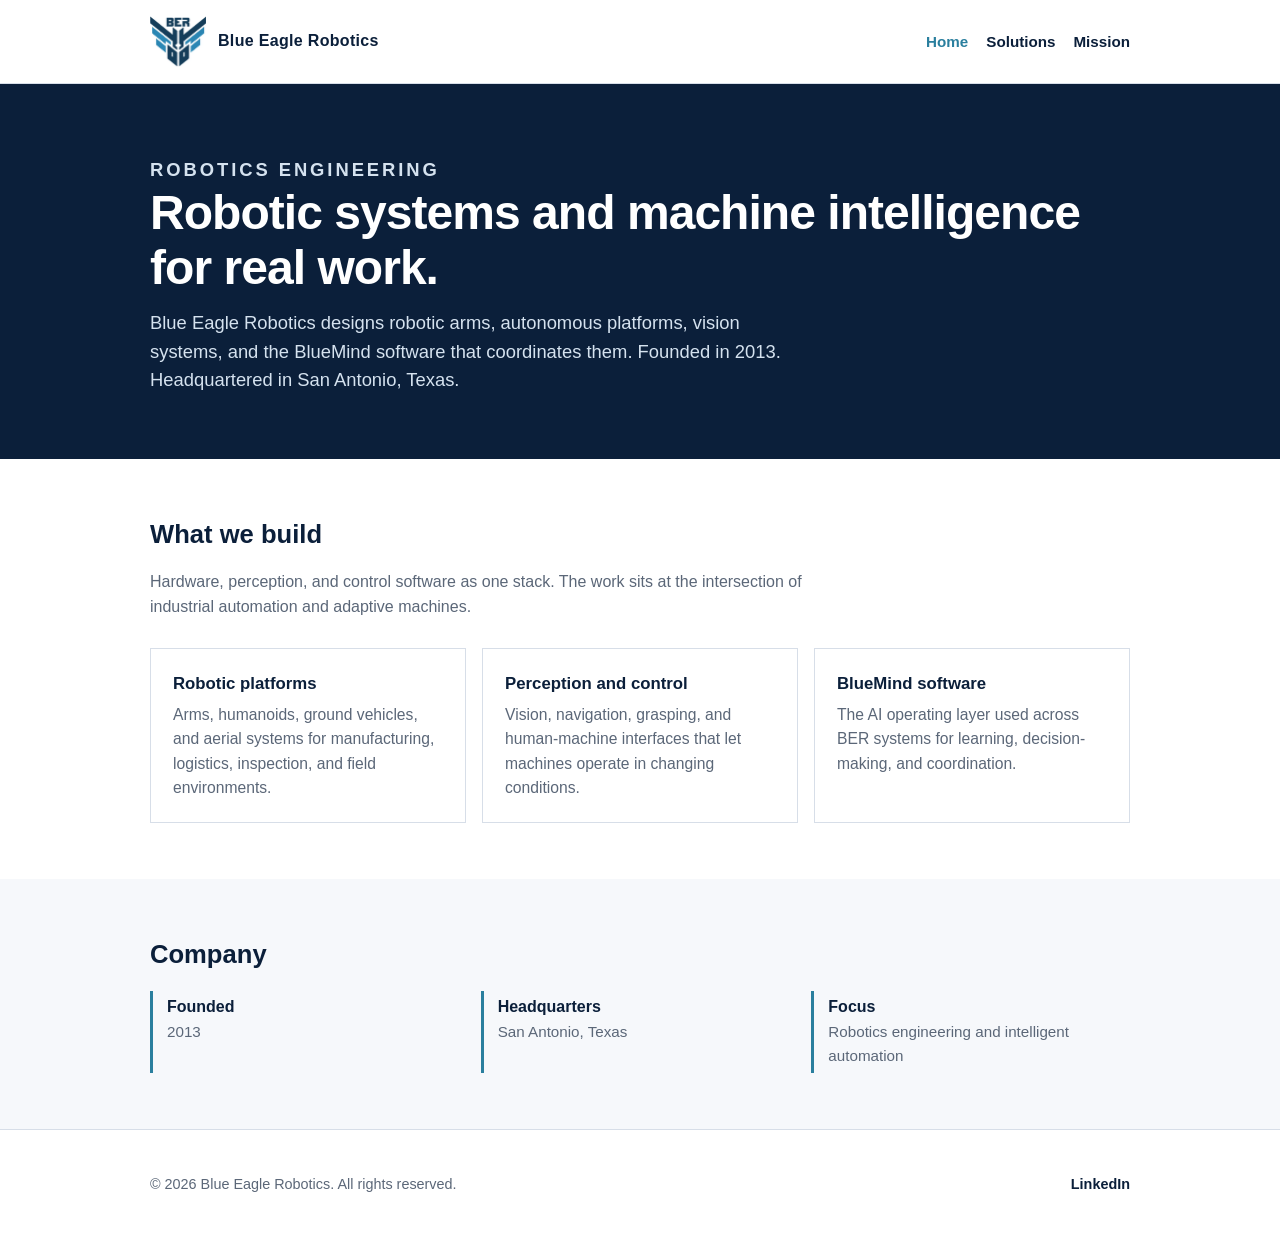
<file: index.html>
<!DOCTYPE html>
<html lang="en">
<head>
  <meta charset="UTF-8">
  <meta name="viewport" content="width=device-width, initial-scale=1">
  <title>Blue Eagle Robotics</title>
  <meta name="description" content="Blue Eagle Robotics designs robotic systems and AI software for industrial, logistics, and field applications. San Antonio, Texas. Founded 2013.">
  <link rel="stylesheet" href="styles.css">
  <link rel="icon" href="BER_logo.png">
</head>
<body>
  <header class="site-header">
    <div class="wrap">
      <a class="brand" href="index.html">
        <img src="BER_logo.png" alt="Blue Eagle Robotics">
        <span class="brand-name">Blue Eagle Robotics</span>
      </a>
      <nav class="nav" aria-label="Primary">
        <a href="index.html" aria-current="page">Home</a>
        <a href="solutions.html">Solutions</a>
        <a href="mission.html">Mission</a>
      </nav>
    </div>
  </header>

  <section class="hero">
    <div class="wrap">
      <p class="eyebrow">Robotics engineering</p>
      <h1>Robotic systems and machine intelligence for real work.</h1>
      <p>Blue Eagle Robotics designs robotic arms, autonomous platforms, vision systems, and the BlueMind software that coordinates them. Founded in 2013. Headquartered in San Antonio, Texas.</p>
    </div>
  </section>

  <section class="section">
    <div class="wrap">
      <h2>What we build</h2>
      <p class="lede">Hardware, perception, and control software as one stack. The work sits at the intersection of industrial automation and adaptive machines.</p>
      <div class="grid three">
        <article class="card">
          <h3>Robotic platforms</h3>
          <p>Arms, humanoids, ground vehicles, and aerial systems for manufacturing, logistics, inspection, and field environments.</p>
        </article>
        <article class="card">
          <h3>Perception and control</h3>
          <p>Vision, navigation, grasping, and human-machine interfaces that let machines operate in changing conditions.</p>
        </article>
        <article class="card">
          <h3>BlueMind software</h3>
          <p>The AI operating layer used across BER systems for learning, decision-making, and coordination.</p>
        </article>
      </div>
    </div>
  </section>

  <section class="section alt">
    <div class="wrap">
      <h2>Company</h2>
      <div class="facts">
        <div class="fact">
          <strong>Founded</strong>
          <span>2013</span>
        </div>
        <div class="fact">
          <strong>Headquarters</strong>
          <span>San Antonio, Texas</span>
        </div>
        <div class="fact">
          <strong>Focus</strong>
          <span>Robotics engineering and intelligent automation</span>
        </div>
      </div>
    </div>
  </section>

  <footer class="site-footer">
    <div class="wrap">
      <p>&copy; 2026 Blue Eagle Robotics. All rights reserved.</p>
      <p>
        <a href="https://www.linkedin.com/company/blue-eagle-robotics">LinkedIn</a>
      </p>
    </div>
  </footer>
</body>
</html>
</file>
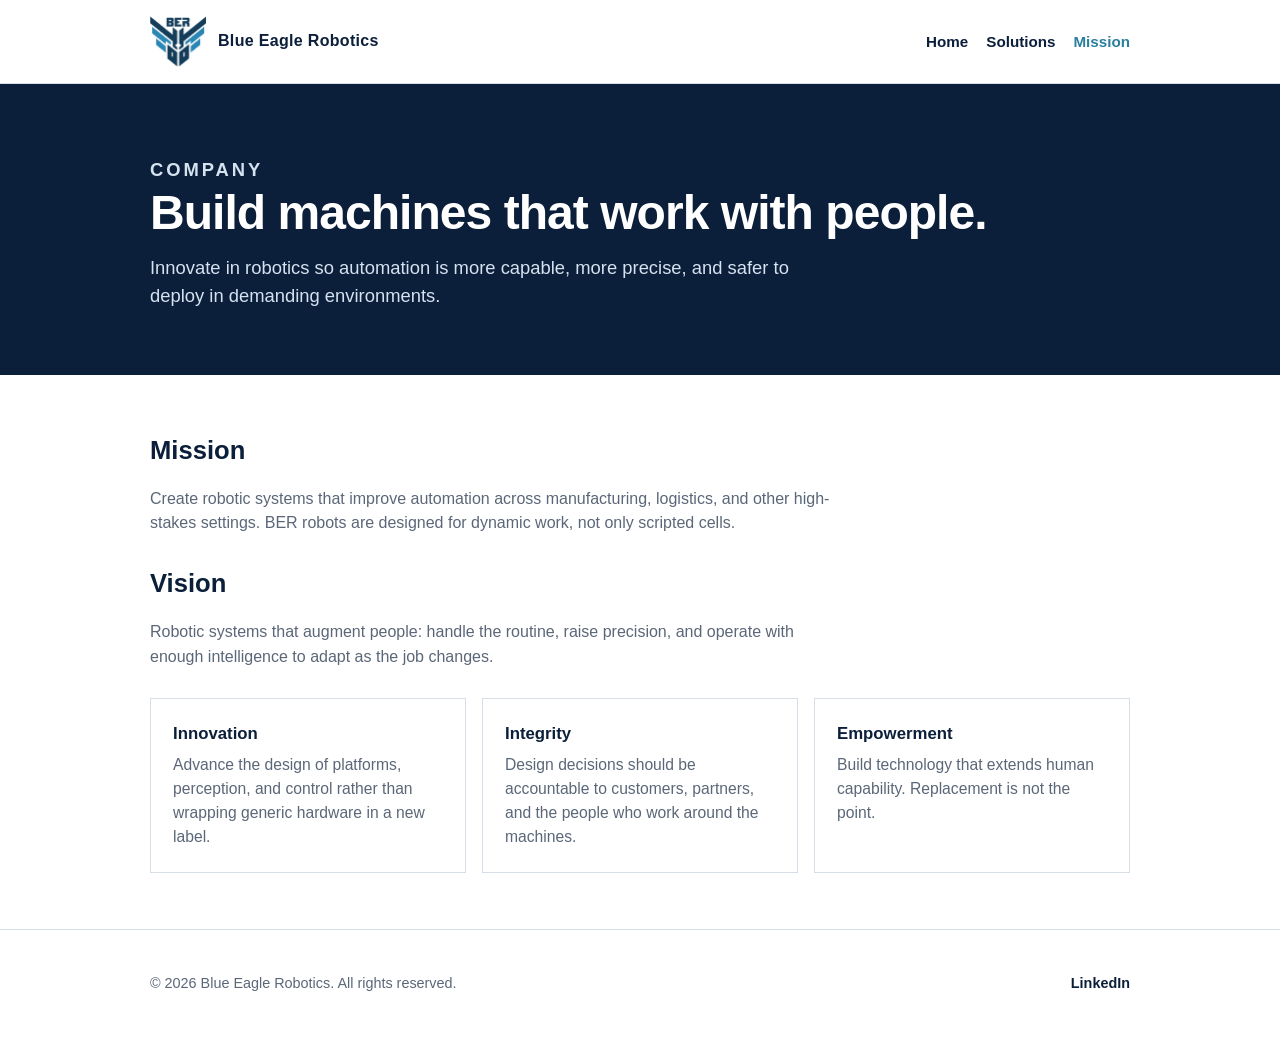
<file: mission.html>
<!DOCTYPE html>
<html lang="en">
<head>
  <meta charset="UTF-8">
  <meta name="viewport" content="width=device-width, initial-scale=1">
  <title>Mission | Blue Eagle Robotics</title>
  <meta name="description" content="Mission, vision, and values of Blue Eagle Robotics.">
  <link rel="stylesheet" href="styles.css">
  <link rel="icon" href="BER_logo.png">
</head>
<body>
  <header class="site-header">
    <div class="wrap">
      <a class="brand" href="index.html">
        <img src="BER_logo.png" alt="Blue Eagle Robotics">
        <span class="brand-name">Blue Eagle Robotics</span>
      </a>
      <nav class="nav" aria-label="Primary">
        <a href="index.html">Home</a>
        <a href="solutions.html">Solutions</a>
        <a href="mission.html" aria-current="page">Mission</a>
      </nav>
    </div>
  </header>

  <section class="hero">
    <div class="wrap">
      <p class="eyebrow">Company</p>
      <h1>Build machines that work with people.</h1>
      <p>Innovate in robotics so automation is more capable, more precise, and safer to deploy in demanding environments.</p>
    </div>
  </section>

  <section class="section">
    <div class="wrap">
      <h2>Mission</h2>
      <p class="lede">Create robotic systems that improve automation across manufacturing, logistics, and other high-stakes settings. BER robots are designed for dynamic work, not only scripted cells.</p>
      <h2>Vision</h2>
      <p class="lede">Robotic systems that augment people: handle the routine, raise precision, and operate with enough intelligence to adapt as the job changes.</p>
      <div class="grid three">
        <article class="card">
          <h3>Innovation</h3>
          <p>Advance the design of platforms, perception, and control rather than wrapping generic hardware in a new label.</p>
        </article>
        <article class="card">
          <h3>Integrity</h3>
          <p>Design decisions should be accountable to customers, partners, and the people who work around the machines.</p>
        </article>
        <article class="card">
          <h3>Empowerment</h3>
          <p>Build technology that extends human capability. Replacement is not the point.</p>
        </article>
      </div>
    </div>
  </section>

  <footer class="site-footer">
    <div class="wrap">
      <p>&copy; 2026 Blue Eagle Robotics. All rights reserved.</p>
      <p>
        <a href="https://www.linkedin.com/company/blue-eagle-robotics">LinkedIn</a>
      </p>
    </div>
  </footer>
</body>
</html>
</file>
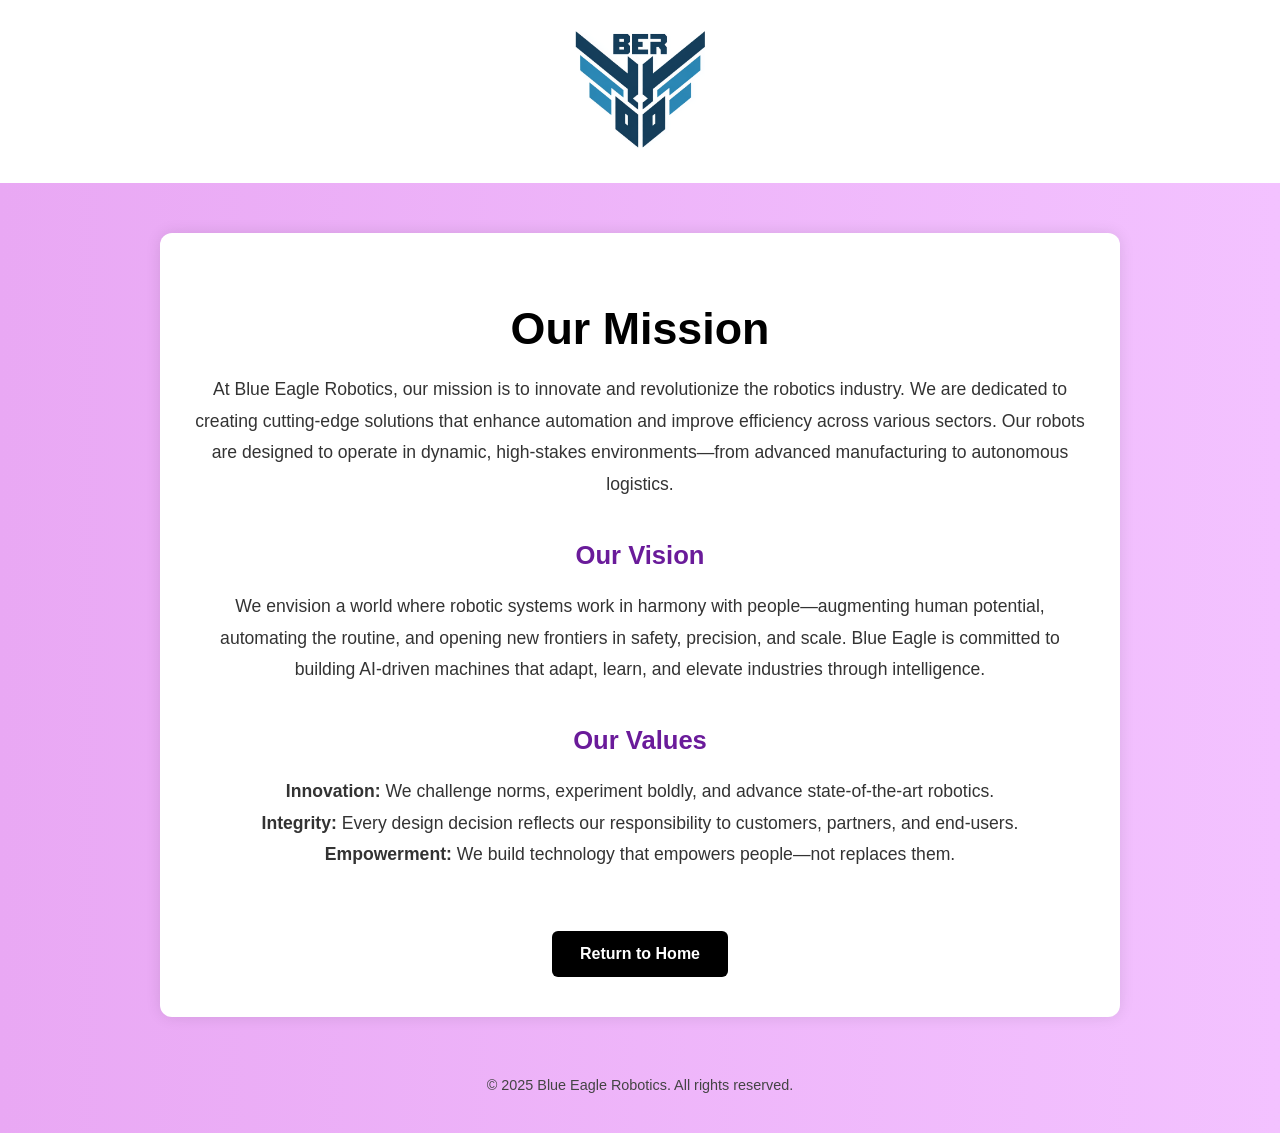
<file: misssion.html>
<!DOCTYPE html>
<html lang="en">
<head>
  <meta charset="UTF-8">
  <title>Our Vision | Blue Eagle Robotics</title>
  <style>
    body {
      margin: 0;
      font-family: 'Segoe UI', Tahoma, Geneva, Verdana, sans-serif;
      background: linear-gradient(90deg, #e9a8f4 0%, #f3c2ff 100%);
      color: #222;
      text-align: center;
    }

    header {
      background-color: #ffffff;
      padding: 30px 10px;
    }

    .logo {
      max-width: 130px;
    }

    .main-content {
      max-width: 900px;
      margin: 50px auto;
      background-color: #ffffff;
      border-radius: 12px;
      padding: 40px 30px;
      box-shadow: 0 0 15px rgba(0, 0, 0, 0.1);
    }

    h1 {
      font-size: 2.8em;
      font-weight: 800;
      color: #000000;
      margin-bottom: 20px;
    }

    h2 {
      font-size: 1.6em;
      color: #6a1b9a;
      margin-top: 40px;
    }

    p {
      font-size: 1.1em;
      line-height: 1.8;
      color: #333;
      margin: 20px 0;
    }

    .button {
      display: inline-block;
      background-color: #000000;
      color: #ffffff;
      font-weight: bold;
      padding: 14px 28px;
      margin-top: 40px;
      border-radius: 6px;
      text-decoration: none;
      font-size: 1em;
      transition: background-color 0.3s ease;
    }

    .button:hover {
      background-color: #333333;
    }

    footer {
      margin-top: 60px;
      font-size: 0.9em;
      color: #444;
      padding-bottom: 40px;
    }

    @media (max-width: 768px) {
      .main-content {
        padding: 30px 20px;
      }

      h1 {
        font-size: 2.2em;
      }

      h2 {
        font-size: 1.3em;
      }

      p {
        font-size: 1em;
      }
    }
  </style>
</head>
<body>

  <header>
    <img src="BER_logo.png" alt="BER Logo" class="logo">
  </header>

  <div class="main-content">
    <h1>Our Mission</h1>
    <p>
      At Blue Eagle Robotics, our mission is to innovate and revolutionize the robotics industry.
      We are dedicated to creating cutting-edge solutions that enhance automation and improve efficiency across various sectors.
      Our robots are designed to operate in dynamic, high-stakes environments—from advanced manufacturing to autonomous logistics.
    </p>

    <h2>Our Vision</h2>
    <p>
      We envision a world where robotic systems work in harmony with people—augmenting human potential, automating the routine,
      and opening new frontiers in safety, precision, and scale. Blue Eagle is committed to building AI-driven machines that adapt,
      learn, and elevate industries through intelligence.
    </p>

    <h2>Our Values</h2>
    <p>
      <strong>Innovation:</strong> We challenge norms, experiment boldly, and advance state-of-the-art robotics.<br>
      <strong>Integrity:</strong> Every design decision reflects our responsibility to customers, partners, and end-users.<br>
      <strong>Empowerment:</strong> We build technology that empowers people—not replaces them.
    </p>

    <a href="index.html" class="button">Return to Home</a>
  </div>

  <footer>
    &copy; 2025 Blue Eagle Robotics. All rights reserved.
  </footer>

</body>
</html>
</file>
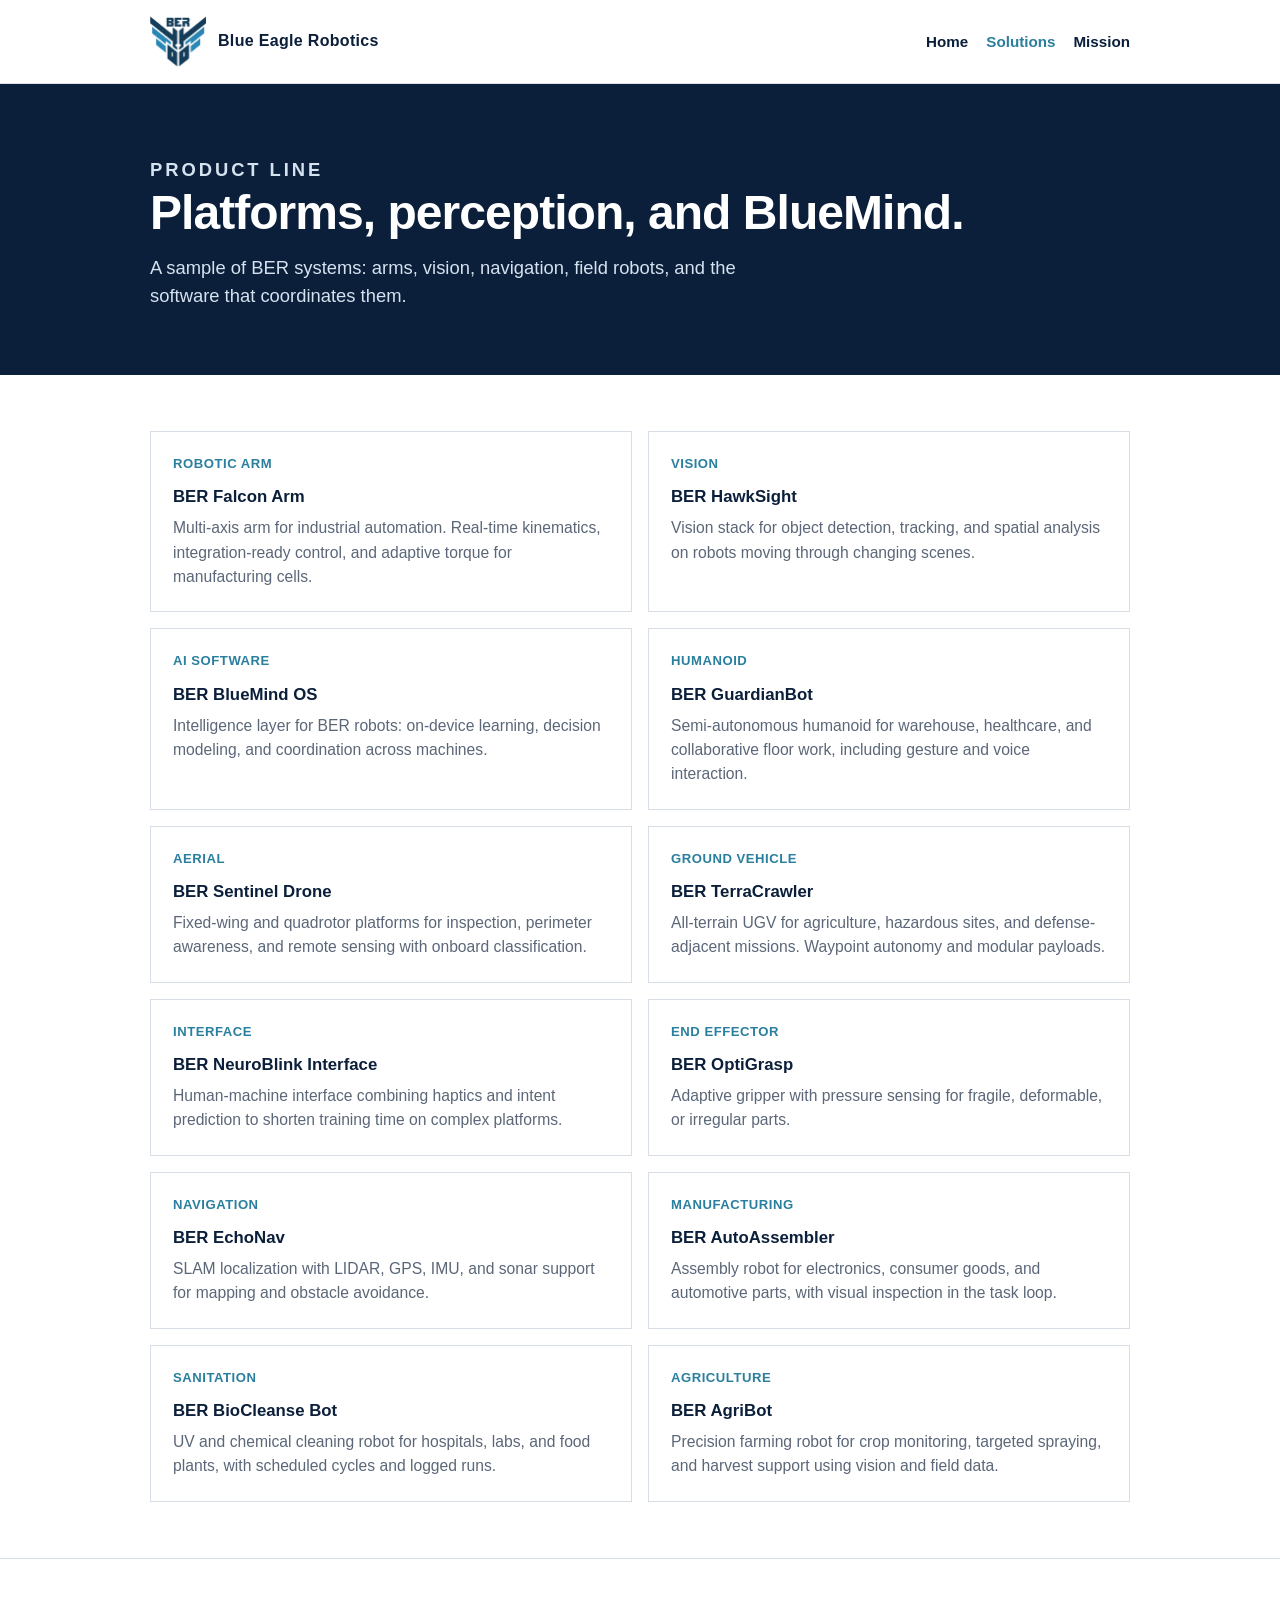
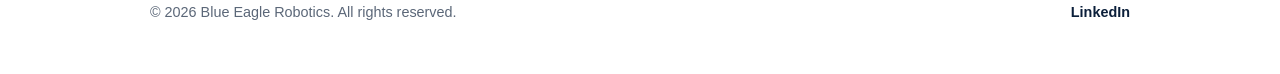
<file: solutions.html>
<!DOCTYPE html>
<html lang="en">
<head>
  <meta charset="UTF-8">
  <meta name="viewport" content="width=device-width, initial-scale=1">
  <title>Solutions | Blue Eagle Robotics</title>
  <meta name="description" content="Robotic platforms, vision, navigation, and BlueMind software from Blue Eagle Robotics.">
  <link rel="stylesheet" href="styles.css">
  <link rel="icon" href="BER_logo.png">
</head>
<body>
  <header class="site-header">
    <div class="wrap">
      <a class="brand" href="index.html">
        <img src="BER_logo.png" alt="Blue Eagle Robotics">
        <span class="brand-name">Blue Eagle Robotics</span>
      </a>
      <nav class="nav" aria-label="Primary">
        <a href="index.html">Home</a>
        <a href="solutions.html" aria-current="page">Solutions</a>
        <a href="mission.html">Mission</a>
      </nav>
    </div>
  </header>

  <section class="hero">
    <div class="wrap">
      <p class="eyebrow">Product line</p>
      <h1>Platforms, perception, and BlueMind.</h1>
      <p>A sample of BER systems: arms, vision, navigation, field robots, and the software that coordinates them.</p>
    </div>
  </section>

  <section class="section">
    <div class="wrap">
      <div class="grid two">
        <article class="card">
          <p class="kind">Robotic arm</p>
          <h3>BER Falcon Arm</h3>
          <p>Multi-axis arm for industrial automation. Real-time kinematics, integration-ready control, and adaptive torque for manufacturing cells.</p>
        </article>
        <article class="card">
          <p class="kind">Vision</p>
          <h3>BER HawkSight</h3>
          <p>Vision stack for object detection, tracking, and spatial analysis on robots moving through changing scenes.</p>
        </article>
        <article class="card">
          <p class="kind">AI software</p>
          <h3>BER BlueMind OS</h3>
          <p>Intelligence layer for BER robots: on-device learning, decision modeling, and coordination across machines.</p>
        </article>
        <article class="card">
          <p class="kind">Humanoid</p>
          <h3>BER GuardianBot</h3>
          <p>Semi-autonomous humanoid for warehouse, healthcare, and collaborative floor work, including gesture and voice interaction.</p>
        </article>
        <article class="card">
          <p class="kind">Aerial</p>
          <h3>BER Sentinel Drone</h3>
          <p>Fixed-wing and quadrotor platforms for inspection, perimeter awareness, and remote sensing with onboard classification.</p>
        </article>
        <article class="card">
          <p class="kind">Ground vehicle</p>
          <h3>BER TerraCrawler</h3>
          <p>All-terrain UGV for agriculture, hazardous sites, and defense-adjacent missions. Waypoint autonomy and modular payloads.</p>
        </article>
        <article class="card">
          <p class="kind">Interface</p>
          <h3>BER NeuroBlink Interface</h3>
          <p>Human-machine interface combining haptics and intent prediction to shorten training time on complex platforms.</p>
        </article>
        <article class="card">
          <p class="kind">End effector</p>
          <h3>BER OptiGrasp</h3>
          <p>Adaptive gripper with pressure sensing for fragile, deformable, or irregular parts.</p>
        </article>
        <article class="card">
          <p class="kind">Navigation</p>
          <h3>BER EchoNav</h3>
          <p>SLAM localization with LIDAR, GPS, IMU, and sonar support for mapping and obstacle avoidance.</p>
        </article>
        <article class="card">
          <p class="kind">Manufacturing</p>
          <h3>BER AutoAssembler</h3>
          <p>Assembly robot for electronics, consumer goods, and automotive parts, with visual inspection in the task loop.</p>
        </article>
        <article class="card">
          <p class="kind">Sanitation</p>
          <h3>BER BioCleanse Bot</h3>
          <p>UV and chemical cleaning robot for hospitals, labs, and food plants, with scheduled cycles and logged runs.</p>
        </article>
        <article class="card">
          <p class="kind">Agriculture</p>
          <h3>BER AgriBot</h3>
          <p>Precision farming robot for crop monitoring, targeted spraying, and harvest support using vision and field data.</p>
        </article>
      </div>
    </div>
  </section>

  <footer class="site-footer">
    <div class="wrap">
      <p>&copy; 2026 Blue Eagle Robotics. All rights reserved.</p>
      <p>
        <a href="https://www.linkedin.com/company/blue-eagle-robotics">LinkedIn</a>
      </p>
    </div>
  </footer>
</body>
</html>
</file>
<file: styles.css>
:root {
  --navy: #0b1f3a;
  --navy-2: #122a4a;
  --teal: #2a7f9e;
  --ink: #1a2433;
  --muted: #5b6778;
  --line: #d7dee8;
  --paper: #f6f8fb;
  --white: #ffffff;
}

* {
  box-sizing: border-box;
}

html,
body {
  margin: 0;
  padding: 0;
}

body {
  font-family: "Segoe UI", Tahoma, Geneva, Verdana, sans-serif;
  color: var(--ink);
  background: var(--white);
  line-height: 1.55;
}

a {
  color: var(--teal);
}

img {
  max-width: 100%;
  height: auto;
}

.wrap {
  width: min(980px, calc(100% - 40px));
  margin: 0 auto;
}

.site-header {
  border-bottom: 1px solid var(--line);
  background: var(--white);
}

.site-header .wrap {
  display: flex;
  align-items: center;
  justify-content: space-between;
  gap: 16px;
  padding: 16px 0;
}

.brand {
  display: flex;
  align-items: center;
  gap: 12px;
  text-decoration: none;
  color: var(--navy);
}

.brand img {
  width: 56px;
  height: auto;
}

.brand-name {
  font-weight: 700;
  letter-spacing: 0.02em;
}

.nav {
  display: flex;
  gap: 18px;
  font-size: 0.95rem;
}

.nav a {
  color: var(--navy);
  text-decoration: none;
  font-weight: 600;
}

.nav a:hover,
.nav a[aria-current="page"] {
  color: var(--teal);
}

.hero {
  background: var(--navy);
  color: var(--white);
  padding: 72px 0 64px;
}

.hero h1 {
  margin: 0 0 14px;
  font-size: clamp(2rem, 4vw, 3rem);
  line-height: 1.15;
  letter-spacing: -0.02em;
}

.hero p {
  margin: 0;
  max-width: 640px;
  color: #d5e2ef;
  font-size: 1.15rem;
}

.eyebrow {
  display: inline-block;
  margin-bottom: 12px;
  font-size: 0.78rem;
  font-weight: 700;
  letter-spacing: 0.16em;
  text-transform: uppercase;
  color: #8ec8dc;
}

.section {
  padding: 56px 0;
}

.section.alt {
  background: var(--paper);
}

h2 {
  margin: 0 0 16px;
  color: var(--navy);
  font-size: 1.6rem;
}

.lede {
  margin: 0 0 28px;
  max-width: 680px;
  color: var(--muted);
}

.grid {
  display: grid;
  gap: 16px;
}

@media (min-width: 720px) {
  .grid.three {
    grid-template-columns: repeat(3, 1fr);
  }

  .grid.two {
    grid-template-columns: repeat(2, 1fr);
  }
}

.card {
  border: 1px solid var(--line);
  background: var(--white);
  padding: 22px;
}

.card h3 {
  margin: 0 0 6px;
  color: var(--navy);
  font-size: 1.05rem;
}

.card .kind {
  margin: 0 0 10px;
  color: var(--teal);
  font-size: 0.82rem;
  font-weight: 700;
  letter-spacing: 0.04em;
  text-transform: uppercase;
}

.card p {
  margin: 0;
  color: var(--muted);
  font-size: 0.98rem;
}

.facts {
  display: grid;
  gap: 12px;
}

@media (min-width: 720px) {
  .facts {
    grid-template-columns: repeat(3, 1fr);
  }
}

.fact {
  border-left: 3px solid var(--teal);
  padding: 4px 0 4px 14px;
}

.fact strong {
  display: block;
  color: var(--navy);
}

.fact span {
  color: var(--muted);
  font-size: 0.95rem;
}

.site-footer {
  border-top: 1px solid var(--line);
  padding: 28px 0 36px;
  color: var(--muted);
  font-size: 0.9rem;
}

.site-footer .wrap {
  display: flex;
  flex-wrap: wrap;
  justify-content: space-between;
  gap: 12px;
}

.site-footer a {
  color: var(--navy);
  text-decoration: none;
  font-weight: 600;
}

@media (max-width: 640px) {
  .site-header .wrap {
    flex-direction: column;
    align-items: flex-start;
  }
}
</file>
